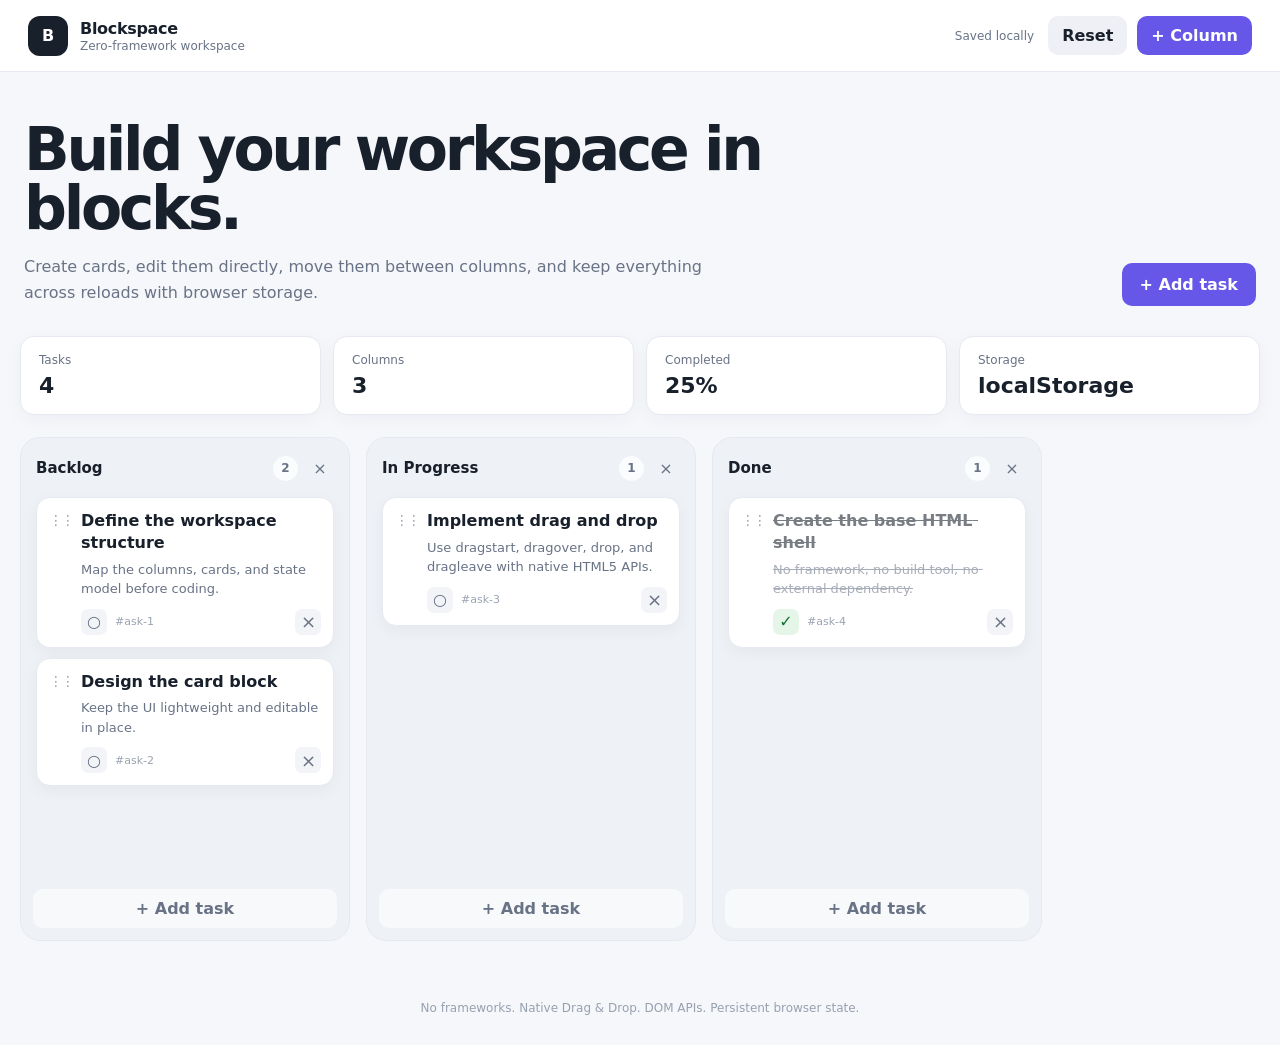
<file: blockspace-zero-framework-workspace/index.html>
<!DOCTYPE html>
<html lang="en">
<head>
  <meta charset="UTF-8" />
  <meta name="viewport" content="width=device-width, initial-scale=1.0" />
  <meta name="description" content="A zero-framework Notion-style workspace and Kanban board." />
  <title>Blockspace — Zero-Framework Workspace</title>
  <link rel="stylesheet" href="styles.css" />
</head>
<body>
  <div class="app-shell">
    <header class="topbar">
      <div class="brand-wrap">
        <div class="brand-mark">B</div>
        <div>
          <div class="brand-name">Blockspace</div>
          <div class="brand-subtitle">Zero-framework workspace</div>
        </div>
      </div>

      <div class="topbar-actions">
        <span id="save-status" class="save-status" aria-live="polite">Saved locally</span>
        <button id="reset-board" class="ghost-button" type="button">Reset</button>
        <button id="add-column" class="primary-button" type="button">+ Column</button>
      </div>
    </header>

    <main class="main-content">
      <section class="hero">
        <div>
          <h1>Build your workspace in blocks.</h1>
          <p class="hero-copy">Create cards, edit them directly, move them between columns, and keep everything across reloads with browser storage.</p>
        </div>
        <button id="add-card-top" class="primary-button large" type="button">+ Add task</button>
      </section>

      <section class="stats" aria-label="Board statistics">
        <div class="stat-card">
          <span class="stat-label">Tasks</span>
          <strong id="task-count">0</strong>
        </div>
        <div class="stat-card">
          <span class="stat-label">Columns</span>
          <strong id="column-count">0</strong>
        </div>
        <div class="stat-card">
          <span class="stat-label">Completed</span>
          <strong id="completed-count">0%</strong>
        </div>
        <div class="stat-card">
          <span class="stat-label">Storage</span>
          <strong>localStorage</strong>
        </div>
      </section>

      <section id="board" class="board" aria-label="Kanban board"></section>
    </main>

    <footer class="footer">No frameworks. Native Drag & Drop. DOM APIs. Persistent browser state.</footer>
  </div>

  <template id="card-template">
    <article class="task-card" draggable="true">
      <div class="drag-handle" title="Drag task">⋮⋮</div>
      <div class="task-body">
        <div class="task-title" contenteditable="true" spellcheck="false" role="textbox" aria-label="Task title"></div>
        <div class="task-description" contenteditable="true" spellcheck="false" role="textbox" aria-label="Task description"></div>
        <div class="task-meta">
          <button class="status-button" type="button" aria-label="Toggle completed state">○</button>
          <span class="task-id"></span>
          <button class="delete-card" type="button" aria-label="Delete task">×</button>
        </div>
      </div>
    </article>
  </template>

  <script src="app.js" defer></script>
</body>
</html>
</file>
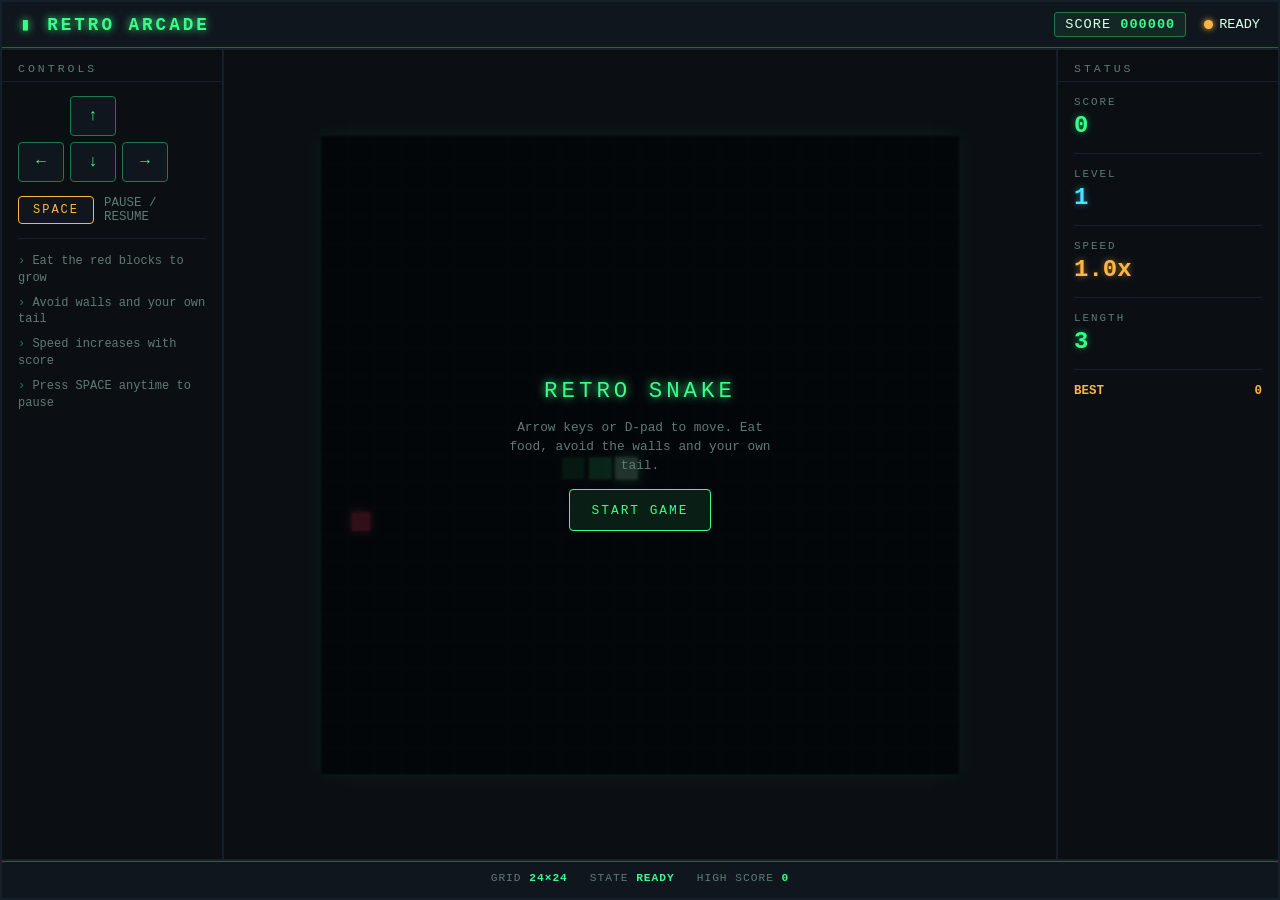
<file: Retro-snake-arcade/index.html>
<!DOCTYPE html>
<html lang="en">
<head>
<meta charset="UTF-8">
<meta name="viewport" content="width=device-width, initial-scale=1.0, maximum-scale=1.0, user-scalable=no">

<title>Retro Snake Arcade Dashboard</title>

<style>

:root {
    --bg-deep: #05070a;
    --bg-panel: #0b0f14;
    --bg-panel-alt: #10161d;
    --grid-line: #16202a;

    --neon-green: #39ff88;
    --neon-green-dim: #1e7a48;
    --neon-red: #ff3b5c;
    --neon-amber: #ffb545;
    --neon-cyan: #4ce0ff;

    --text-main: #d7ffe8;
    --text-dim: #5f7a72;

    --border-glow: rgba(57, 255, 136, 0.35);

    --font-mono: "Courier New", Courier, monospace;
}


/* =========================================================
   GLOBAL
========================================================= */

* {
    box-sizing: border-box;
}

html,
body {
    margin: 0;
    padding: 0;

    width: 100%;
    min-height: 100%;

    background: var(--bg-deep);
    color: var(--text-main);

    font-family: var(--font-mono);

    overflow-x: hidden;
}

body {
    background-image:
        radial-gradient(
            circle at 20% 10%,
            rgba(57,255,136,0.05),
            transparent 40%
        ),
        radial-gradient(
            circle at 80% 90%,
            rgba(76,224,255,0.05),
            transparent 40%
        );
}


/* =========================================================
   DASHBOARD GRID
========================================================= */

.dashboard {
    display: grid;

    grid-template-columns:
        220px
        minmax(0, 1fr)
        220px;

    grid-template-rows:
        auto
        minmax(0, 1fr)
        auto;

    grid-template-areas:
        "header header header"
        "controls game status"
        "footer footer footer";

    min-height: 100vh;

    gap: 2px;

    background: var(--grid-line);

    padding: 2px;
}


/* =========================================================
   PANELS
========================================================= */

.panel {
    background: var(--bg-panel);

    display: flex;
    flex-direction: column;

    min-width: 0;
    min-height: 0;
}


/* =========================================================
   HEADER
========================================================= */

.header {
    grid-area: header;

    display: flex;

    align-items: center;
    justify-content: space-between;

    padding: 10px 18px;

    background: var(--bg-panel-alt);

    border-bottom: 1px solid var(--border-glow);

    flex-wrap: wrap;

    gap: 8px;

    min-width: 0;
}

.header .title {
    font-size: 1.1rem;

    font-weight: bold;

    letter-spacing: 3px;

    color: var(--neon-green);

    text-shadow:
        0 0 8px var(--neon-green);

    white-space: nowrap;
}

.header .title::before {
    content: "▮ ";
}

.header .header-right {
    display: flex;

    align-items: center;

    gap: 18px;

    font-size: 0.85rem;
}

.score-pill {
    background: rgba(57,255,136,0.08);

    border: 1px solid var(--neon-green-dim);

    padding: 4px 10px;

    border-radius: 3px;

    letter-spacing: 1px;
}

.score-pill span {
    color: var(--neon-green);

    font-weight: bold;
}

.live-indicator {
    display: flex;

    align-items: center;

    gap: 6px;
}

.live-dot {
    width: 9px;
    height: 9px;

    border-radius: 50%;

    background: var(--neon-red);

    box-shadow:
        0 0 6px var(--neon-red);
}

.live-dot.paused {
    background: var(--neon-amber);

    box-shadow:
        0 0 6px var(--neon-amber);

    animation: none;
}

.live-dot.over {
    background: var(--text-dim);

    box-shadow: none;

    animation: none;
}

@keyframes pulse-dot {

    0%,
    100% {
        opacity: 1;
    }

    50% {
        opacity: 0.35;
    }
}

.live-dot:not(.paused):not(.over) {
    animation:
        pulse-dot 1.4s ease-in-out infinite;
}


/* =========================================================
   SIDE PANELS
========================================================= */

.panel-heading {
    font-size: 0.72rem;

    letter-spacing: 3px;

    color: var(--text-dim);

    padding: 12px 16px 6px;

    border-bottom:
        1px solid var(--grid-line);

    flex-shrink: 0;
}

.panel-body {
    padding: 14px 16px;

    display: flex;

    flex-direction: column;

    gap: 14px;

    overflow-y: auto;

    min-width: 0;
}


/* =========================================================
   CONTROLS PANEL
========================================================= */

.panel-controls {
    grid-area: controls;
}

.keycap-grid {
    display: grid;

    grid-template-columns:
        repeat(3, 1fr);

    grid-template-rows:
        repeat(2, 1fr);

    gap: 6px;

    max-width: 150px;
}

.keycap {
    background: var(--bg-panel-alt);

    border:
        1px solid var(--neon-green-dim);

    color: var(--neon-green);

    display: flex;

    align-items: center;
    justify-content: center;

    padding: 10px 0;

    border-radius: 4px;

    font-size: 1rem;

    user-select: none;
}

.keycap.up {
    grid-column: 2;
    grid-row: 1;
}

.keycap.left {
    grid-column: 1;
    grid-row: 2;
}

.keycap.down {
    grid-column: 2;
    grid-row: 2;
}

.keycap.right {
    grid-column: 3;
    grid-row: 2;
}

.space-row {
    display: flex;

    align-items: center;

    gap: 10px;

    font-size: 0.78rem;

    color: var(--text-dim);
}

.space-key {
    background: var(--bg-panel-alt);

    border:
        1px solid var(--neon-amber);

    color: var(--neon-amber);

    padding: 6px 14px;

    border-radius: 4px;

    letter-spacing: 2px;

    font-size: 0.75rem;
}

.instructions-list {
    list-style: none;

    padding: 0;
    margin: 0;

    display: flex;

    flex-direction: column;

    gap: 8px;

    font-size: 0.75rem;

    color: var(--text-dim);

    line-height: 1.4;
}

.instructions-list li::before {
    content: "› ";

    color: var(--neon-green-dim);
}


/* =========================================================
   GAME PANEL
========================================================= */

.panel-game {
    grid-area: game;

    align-items: center;

    justify-content: center;

    padding: 14px;

    position: relative;

    min-width: 0;
    min-height: 0;

    overflow: hidden;
}

.canvas-wrap {
    position: relative;

    width: min(100%, 640px);

    aspect-ratio: 1 / 1;

    height: auto;

    max-width: 640px;

    max-height: 640px;

    display: flex;

    align-items: center;
    justify-content: center;

    min-width: 0;
    min-height: 0;

    margin: auto;
}

#gameCanvas {
    display: block;

    width: 100%;
    height: 100%;

    max-width: 100%;
    max-height: 100%;

    background: #04070a;

    border:
        1px solid var(--border-glow);

    box-shadow:
        0 0 24px
        rgba(57,255,136,0.08)
        inset,

        0 0 18px
        rgba(57,255,136,0.06);

    image-rendering: pixelated;

    touch-action: none;
}


/* =========================================================
   GAME OVER / START / PAUSE OVERLAY
========================================================= */

.overlay {
    position: absolute;

    inset: 0;

    display: none;

    flex-direction: column;

    align-items: center;
    justify-content: center;

    gap: 14px;

    background:
        rgba(4,7,10,0.82);

    backdrop-filter: blur(1px);

    text-align: center;

    padding: 20px;
}

.overlay.visible {
    display: flex;
}

.overlay-title {
    font-size: 1.4rem;

    letter-spacing: 4px;

    color: var(--neon-red);

    text-shadow:
        0 0 10px var(--neon-red);
}

.overlay-title.start-title,
.overlay-title.pause-title {
    color: var(--neon-green);

    text-shadow:
        0 0 10px var(--neon-green);
}

.overlay-sub {
    font-size: 0.8rem;

    color: var(--text-dim);

    max-width: 280px;

    line-height: 1.5;
}

.overlay-btn {
    background:
        rgba(57,255,136,0.1);

    border:
        1px solid var(--neon-green);

    color: var(--neon-green);

    font-family: var(--font-mono);

    padding: 10px 22px;

    letter-spacing: 2px;

    font-size: 0.8rem;

    border-radius: 4px;

    cursor: pointer;

    min-height: 42px;
}

.overlay-btn:active {
    transform: scale(0.97);
}


/* =========================================================
   STATUS PANEL
========================================================= */

.panel-status {
    grid-area: status;
}

.stat-block {
    display: flex;

    flex-direction: column;

    gap: 4px;
}

.stat-label {
    font-size: 0.68rem;

    letter-spacing: 2px;

    color: var(--text-dim);
}

.stat-value {
    font-size: 1.5rem;

    font-weight: bold;

    color: var(--neon-green);

    text-shadow:
        0 0 6px
        rgba(57,255,136,0.5);
}

.stat-value.cyan {
    color: var(--neon-cyan);

    text-shadow:
        0 0 6px
        rgba(76,224,255,0.5);
}

.stat-value.amber {
    color: var(--neon-amber);

    text-shadow:
        0 0 6px
        rgba(255,181,69,0.5);
}

.divider {
    border-top:
        1px solid var(--grid-line);
}

.best-score {
    display: flex;

    justify-content: space-between;

    align-items: baseline;

    font-size: 0.78rem;

    color: var(--text-dim);
}

.best-score span {
    color: var(--neon-amber);

    font-weight: bold;
}


/* =========================================================
   FOOTER
========================================================= */

.footer {
    grid-area: footer;

    background: var(--bg-panel-alt);

    border-top:
        1px solid var(--border-glow);

    padding: 10px 16px 14px;

    display: flex;

    align-items: center;

    justify-content: center;

    gap: 26px;

    flex-wrap: wrap;

    min-width: 0;
}

.footer-info {
    display: flex;

    gap: 22px;

    font-size: 0.7rem;

    color: var(--text-dim);

    letter-spacing: 1px;

    flex-wrap: wrap;

    justify-content: center;
}

.footer-info b {
    color: var(--neon-green);
}


/* =========================================================
   TOUCH D-PAD
========================================================= */

.dpad {
    display: none;

    grid-template-columns:
        repeat(3, 52px);

    grid-template-rows:
        repeat(3, 52px);

    gap: 6px;

    flex-shrink: 0;
}

.dpad-btn {
    background: var(--bg-panel);

    border:
        1px solid var(--neon-green-dim);

    color: var(--neon-green);

    font-size: 1.3rem;

    border-radius: 6px;

    display: flex;

    align-items: center;
    justify-content: center;

    -webkit-tap-highlight-color:
        transparent;

    user-select: none;

    touch-action: none;

    min-width: 52px;
    min-height: 52px;
}

.dpad-btn:active,
.dpad-btn.pressed {
    background:
        rgba(57,255,136,0.18);

    box-shadow:
        0 0 10px
        var(--neon-green);
}

.dpad-up {
    grid-column: 2;
    grid-row: 1;
}

.dpad-left {
    grid-column: 1;
    grid-row: 2;
}

.dpad-pause {
    grid-column: 2;
    grid-row: 2;

    font-size: 0.65rem;

    letter-spacing: 1px;
}

.dpad-right {
    grid-column: 3;
    grid-row: 2;
}

.dpad-down {
    grid-column: 2;
    grid-row: 3;
}


/* =========================================================
   TABLET
========================================================= */

@media (max-width: 1100px) {

    .dashboard {
        grid-template-columns:
            180px
            minmax(0, 1fr)
            180px;
    }

    .panel-game {
        padding: 10px;
    }

    .header .header-right {
        gap: 10px;
    }
}


/* =========================================================
   MOBILE
========================================================= */

@media (max-width: 900px) {

    html,
    body {
        width: 100%;

        min-width: 0;

        height: auto;
        min-height: 100%;

        overflow-x: hidden;
    }


    /* -------------------------
       MAIN MOBILE GRID
    ------------------------- */

    .dashboard {

        width: 100%;

        min-width: 0;

        min-height: 100dvh;

        display: grid;

        grid-template-columns:
            minmax(0, 1fr);

        grid-template-rows:
            auto
            auto
            auto
            auto;

        grid-template-areas:
            "header"
            "status"
            "game"
            "footer";

        gap: 2px;

        padding: 2px;

        overflow-x: hidden;
    }


    /* -------------------------
       HIDE DESKTOP CONTROLS
    ------------------------- */

    .panel-controls {
        display: none;
    }


    /* -------------------------
       ALL PANELS
    ------------------------- */

    .panel {
        width: 100%;

        min-width: 0;

        max-width: 100%;

        overflow: hidden;
    }


    /* -------------------------
       HEADER
    ------------------------- */

    .header {

        width: 100%;

        min-width: 0;

        padding:
            10px 12px;

        gap: 8px;

        flex-wrap: nowrap;
    }

    .header .title {

        font-size: 0.9rem;

        letter-spacing: 2px;

        min-width: 0;
    }

    .header .header-right {

        display: flex;

        align-items: center;

        justify-content: flex-end;

        gap: 8px;

        font-size: 0.68rem;

        min-width: 0;
    }

    .score-pill {

        padding:
            4px 7px;

        white-space: nowrap;
    }

    .live-indicator {

        white-space: nowrap;
    }


    /* -------------------------
       STATUS PANEL
    ------------------------- */

    .panel-status {

        width: 100%;

        min-width: 0;
    }

    .panel-status .panel-body {

        width: 100%;

        display: grid;

        grid-template-columns:
            repeat(2, minmax(0, 1fr));

        gap: 0;

        padding:
            10px 12px;

        overflow: visible;
    }

    .panel-status .panel-heading {

        padding:
            10px 12px 6px;
    }

    .panel-status .stat-block {

        padding:
            9px 8px;

        min-width: 0;
    }

    .panel-status .divider {

        display: none;
    }

    .stat-label {

        font-size: 0.6rem;

        letter-spacing: 1.5px;
    }

    .stat-value {

        font-size: 1.25rem;
    }

    .best-score {

        grid-column:
            1 / -1;

        padding:
            10px 8px 4px;

        margin-top: 2px;

        border-top:
            1px solid var(--grid-line);
    }


    /* -------------------------
       GAME PANEL
    ------------------------- */

    .panel-game {

        width: 100%;

        min-width: 0;

        height: auto;

        min-height: 0;

        padding:
            10px;

        overflow: hidden;
    }

    .canvas-wrap {

        position: relative;

        width:
            min(100%, 520px);

        max-width:
            520px;

        height: auto;

        aspect-ratio:
            1 / 1;

        margin:
            0 auto;

        flex-shrink: 0;
    }

    #gameCanvas {

        display: block;

        width: 100%;

        height: 100%;

        max-width: 100%;

        max-height: 100%;
    }


    /* -------------------------
       FOOTER
    ------------------------- */

    .footer {

        width: 100%;

        min-width: 0;

        padding:
            12px 10px 18px;

        gap: 16px;

        flex-direction: column;
    }

    .footer-info {

        width: 100%;

        gap: 10px 16px;

        justify-content: center;

        text-align: center;

        font-size: 0.62rem;
    }


    /* -------------------------
       TOUCH D-PAD
    ------------------------- */

    .dpad {

        display: grid;

        margin:
            0 auto;
    }
}


/* =========================================================
   SMALL PHONES
========================================================= */

@media (max-width: 480px) {

    .dashboard {

        padding: 1px;

        gap: 1px;
    }


    /* -------------------------
       HEADER
    ------------------------- */

    .header {

        padding:
            9px 10px;

        align-items: center;
    }

    .header .title {

        font-size: 0.78rem;

        letter-spacing: 1.5px;
    }

    .header .title::before {

        content: "▮ ";
    }

    .header .header-right {

        gap: 6px;

        font-size: 0.6rem;
    }

    .score-pill {

        padding:
            4px 6px;

        letter-spacing: 0.5px;
    }

    .live-dot {

        width: 7px;
        height: 7px;
    }


    /* -------------------------
       STATUS
    ------------------------- */

    .panel-status .panel-heading {

        padding:
            9px 10px 5px;

        font-size: 0.62rem;

        letter-spacing: 2px;
    }

    .panel-status .panel-body {

        padding:
            6px 8px;
    }

    .panel-status .stat-block {

        padding:
            7px 6px;
    }

    .stat-label {

        font-size: 0.55rem;

        letter-spacing: 1px;
    }

    .stat-value {

        font-size: 1.1rem;
    }

    .best-score {

        padding:
            8px 6px 4px;

        font-size: 0.68rem;
    }


    /* -------------------------
       GAME
    ------------------------- */

    .panel-game {

        padding:
            8px;
    }

    .canvas-wrap {

        width:
            min(100%, 400px);

        max-width:
            400px;
    }

    .overlay {

        padding:
            12px;

        gap: 10px;
    }

    .overlay-title {

        font-size: 1.05rem;

        letter-spacing: 3px;
    }

    .overlay-sub {

        font-size: 0.68rem;

        max-width: 230px;

        line-height: 1.4;
    }

    .overlay-btn {

        padding:
            9px 16px;

        min-height: 40px;

        font-size: 0.68rem;

        letter-spacing: 1.5px;
    }


    /* -------------------------
       FOOTER
    ------------------------- */

    .footer {

        padding:
            10px 8px 16px;

        gap: 12px;
    }

    .footer-info {

        gap:
            8px 12px;

        font-size: 0.55rem;
    }


    /* -------------------------
       D-PAD
    ------------------------- */

    .dpad {

        grid-template-columns:
            repeat(3, 48px);

        grid-template-rows:
            repeat(3, 48px);

        gap: 5px;
    }

    .dpad-btn {

        min-width: 48px;

        min-height: 48px;

        font-size: 1.1rem;
    }

    .dpad-pause {

        font-size: 0.6rem;
    }
}


/* =========================================================
   VERY SMALL PHONES
========================================================= */

@media (max-width: 360px) {

    .header .title {

        font-size: 0.7rem;

        letter-spacing: 1px;
    }

    .score-pill {

        font-size: 0.55rem;
    }

    .header .header-right {

        font-size: 0.55rem;
    }

    .stat-value {

        font-size: 1rem;
    }

    .dpad {

        grid-template-columns:
            repeat(3, 44px);

        grid-template-rows:
            repeat(3, 44px);

        gap: 4px;
    }

    .dpad-btn {

        min-width: 44px;

        min-height: 44px;
    }
}


/* =========================================================
   SCROLLBAR
========================================================= */

::-webkit-scrollbar {

    width: 6px;
}

::-webkit-scrollbar-thumb {

    background:
        var(--neon-green-dim);

    border-radius: 3px;
}

</style>
</head>


<body>


<div class="dashboard">


    <!-- =====================================================
         HEADER
    ====================================================== -->

    <header class="header">

        <div class="title">
            RETRO ARCADE
        </div>

        <div class="header-right">

            <div class="score-pill">
                SCORE
                <span id="headerScore">000000</span>
            </div>

            <div class="live-indicator">

                <div
                    class="live-dot"
                    id="liveDot">
                </div>

                <span id="liveLabel">
                    LIVE
                </span>

            </div>

        </div>

    </header>



    <!-- =====================================================
         DESKTOP CONTROLS
    ====================================================== -->

    <aside class="panel panel-controls">

        <div class="panel-heading">
            CONTROLS
        </div>

        <div class="panel-body">

            <div class="keycap-grid">

                <div class="keycap up">
                    ↑
                </div>

                <div class="keycap left">
                    ←
                </div>

                <div class="keycap down">
                    ↓
                </div>

                <div class="keycap right">
                    →
                </div>

            </div>


            <div class="space-row">

                <div class="space-key">
                    SPACE
                </div>

                <span>
                    PAUSE / RESUME
                </span>

            </div>


            <div class="divider"></div>


            <ul class="instructions-list">

                <li>
                    Eat the red blocks to grow
                </li>

                <li>
                    Avoid walls and your own tail
                </li>

                <li>
                    Speed increases with score
                </li>

                <li>
                    Press SPACE anytime to pause
                </li>

            </ul>

        </div>

    </aside>



    <!-- =====================================================
         GAME PANEL
    ====================================================== -->

    <main class="panel panel-game">

        <div class="canvas-wrap">

            <canvas
                id="gameCanvas"
                width="480"
                height="480"
                aria-label="Snake game canvas">
            </canvas>


            <!-- START OVERLAY -->

            <div
                class="overlay visible"
                id="startOverlay">

                <div class="overlay-title start-title">
                    RETRO SNAKE
                </div>

                <div class="overlay-sub">
                    Arrow keys or D-pad to move.
                    Eat food, avoid the walls and
                    your own tail.
                </div>

                <button
                    class="overlay-btn"
                    id="startBtn">
                    START GAME
                </button>

            </div>


            <!-- PAUSE OVERLAY -->

            <div
                class="overlay"
                id="pauseOverlay">

                <div class="overlay-title pause-title">
                    PAUSED
                </div>

                <div class="overlay-sub">
                    Press SPACE or tap resume
                    to continue.
                </div>

                <button
                    class="overlay-btn"
                    id="resumeBtn">
                    RESUME
                </button>

            </div>


            <!-- GAME OVER OVERLAY -->

            <div
                class="overlay"
                id="gameOverOverlay">

                <div class="overlay-title">
                    GAME OVER
                </div>

                <div
                    class="overlay-sub"
                    id="finalScoreText">
                    Final score: 0
                </div>

                <button
                    class="overlay-btn"
                    id="restartBtn">
                    PLAY AGAIN
                </button>

            </div>

        </div>

    </main>



    <!-- =====================================================
         STATUS PANEL
    ====================================================== -->

    <aside class="panel panel-status">

        <div class="panel-heading">
            STATUS
        </div>

        <div class="panel-body">


            <div class="stat-block">

                <div class="stat-label">
                    SCORE
                </div>

                <div
                    class="stat-value"
                    id="statScore">
                    0
                </div>

            </div>


            <div class="divider"></div>


            <div class="stat-block">

                <div class="stat-label">
                    LEVEL
                </div>

                <div
                    class="stat-value cyan"
                    id="statLevel">
                    1
                </div>

            </div>


            <div class="divider"></div>


            <div class="stat-block">

                <div class="stat-label">
                    SPEED
                </div>

                <div
                    class="stat-value amber"
                    id="statSpeed">
                    1.0x
                </div>

            </div>


            <div class="divider"></div>


            <div class="stat-block">

                <div class="stat-label">
                    LENGTH
                </div>

                <div
                    class="stat-value"
                    id="statLength">
                    3
                </div>

            </div>


            <div class="divider"></div>


            <div class="best-score">

                <span>
                    BEST
                </span>

                <span id="bestScore">
                    0
                </span>

            </div>

        </div>

    </aside>



    <!-- =====================================================
         FOOTER
    ====================================================== -->

    <footer class="footer">


        <div class="footer-info">

            <div>
                GRID
                <b id="footerGrid">
                    24×24
                </b>
            </div>

            <div>
                STATE
                <b id="footerState">
                    READY
                </b>
            </div>

            <div>
                HIGH SCORE
                <b id="footerBest">
                    0
                </b>
            </div>

        </div>



        <!-- TOUCH D-PAD -->

        <div
            class="dpad"
            id="dpad">

            <button
                class="dpad-btn dpad-up"
                data-dir="up"
                aria-label="Up">
                ↑
            </button>

            <button
                class="dpad-btn dpad-left"
                data-dir="left"
                aria-label="Left">
                ←
            </button>

            <button
                class="dpad-btn dpad-pause"
                id="dpadPause"
                aria-label="Pause">
                II
            </button>

            <button
                class="dpad-btn dpad-right"
                data-dir="right"
                aria-label="Right">
                →
            </button>

            <button
                class="dpad-btn dpad-down"
                data-dir="down"
                aria-label="Down">
                ↓
            </button>

        </div>

    </footer>


</div>


<!-- =========================================================
     GAME JAVASCRIPT
========================================================= -->

<script src="game.js"></script>

</body>
</html>
</file>
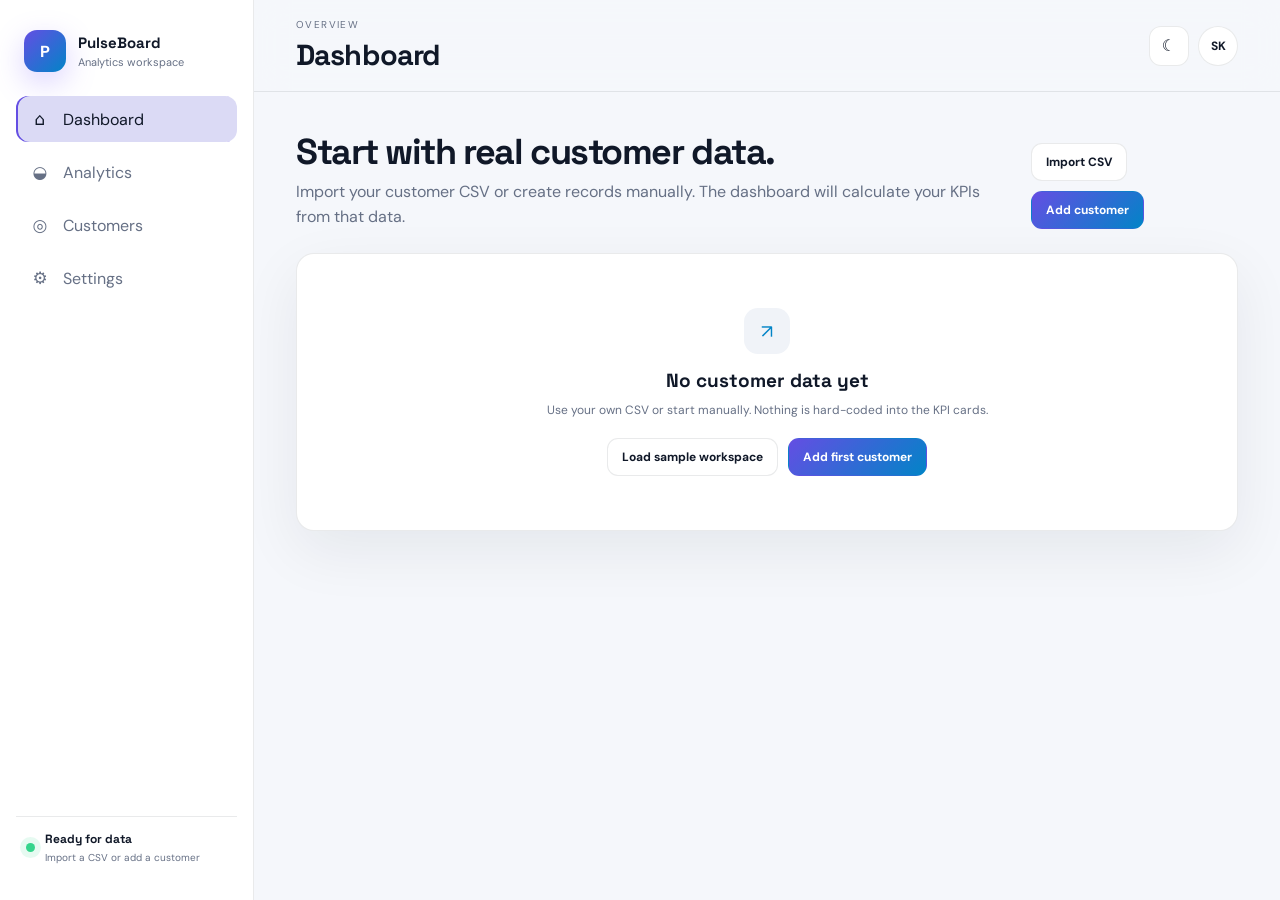
<file: saas-analytics-dashboard-production/index.html>
<!doctype html>
<html lang="en" data-theme="dark">
<head>
  <meta charset="utf-8">
  <meta name="viewport" content="width=device-width,initial-scale=1">
  <meta name="description" content="PulseBoard — a deployable, framework-free SaaS analytics workspace for tracking revenue, customers, and events.">
  <meta name="theme-color" content="#0b1020">
  <title>PulseBoard — Dashboard</title>
  <link rel="preconnect" href="https://fonts.googleapis.com">
  <link rel="preconnect" href="https://fonts.gstatic.com" crossorigin>
  <link href="https://fonts.googleapis.com/css2?family=DM+Sans:wght@400;500;600;700&family=Space+Grotesk:wght@500;600;700&display=swap" rel="stylesheet">
  <link rel="stylesheet" href="styles.css">
</head>
<body>
  <div id="app"></div>
  <div id="toast-region" class="toast-region" aria-live="polite" aria-atomic="true"></div>

  <dialog id="record-dialog" class="modal">
    <form id="record-form" method="dialog" novalidate>
      <div class="modal-head">
        <div>
          <p class="eyebrow">Data management</p>
          <h2 id="record-dialog-title">Add record</h2>
        </div>
        <button type="button" class="icon-button" data-dialog-close aria-label="Close dialog">×</button>
      </div>
      <input type="hidden" id="record-id">
      <div class="form-grid">
        <label>Name<input id="record-name" name="name" maxlength="80" required></label>
        <label>Email<input id="record-email" name="email" type="email" maxlength="120" required></label>
        <label>Plan
          <select id="record-plan" name="plan">
            <option>Starter</option><option>Growth</option><option>Scale</option>
          </select>
        </label>
        <label>MRR (₹)<input id="record-mrr" name="mrr" type="number" min="0" step="0.01" required></label>
        <label>Status
          <select id="record-status" name="status">
            <option>Active</option><option>Trial</option><option>Churned</option>
          </select>
        </label>
        <label>Joined<input id="record-joined" name="joined" type="date" required></label>
      </div>
      <p id="record-error" class="form-error" role="alert"></p>
      <div class="modal-actions">
        <button type="button" class="button ghost" data-dialog-close>Cancel</button>
        <button type="submit" class="button primary">Save record</button>
      </div>
    </form>
  </dialog>

  <input id="csv-input" type="file" accept=".csv,text/csv" hidden>
  <script src="app.js" defer></script>
</body>
</html>
</file>
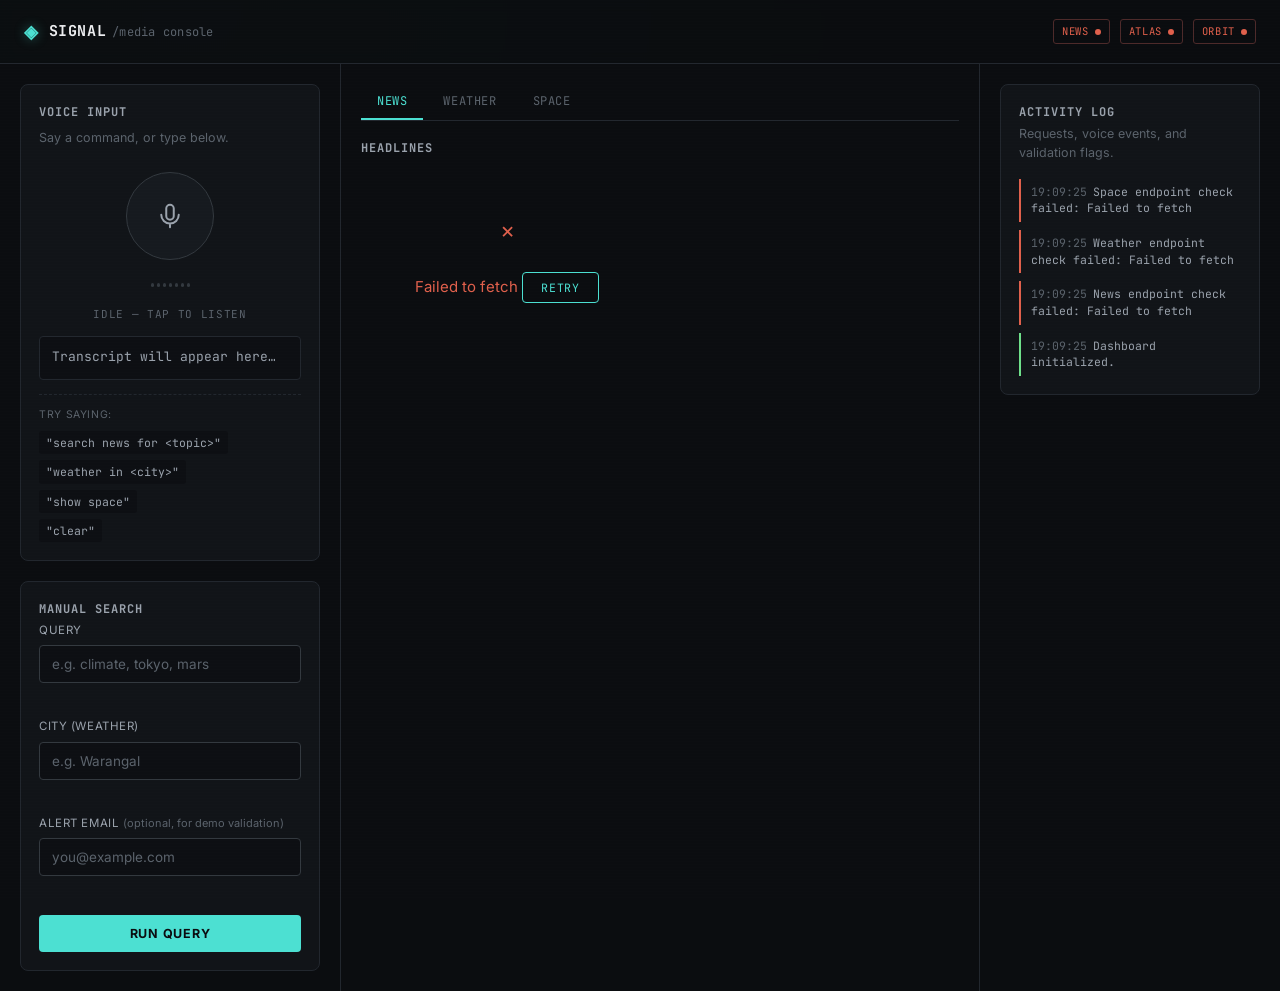
<file: voice-media-dashboard/index.html>
<!DOCTYPE html>
<html lang="en">
<head>
<meta charset="UTF-8" />
<meta name="viewport" content="width=device-width, initial-scale=1.0" />
<title>SIGNAL — Voice Media Dashboard</title>
<link rel="preconnect" href="https://fonts.googleapis.com" />
<link rel="preconnect" href="https://fonts.gstatic.com" crossorigin />
<link href="https://fonts.googleapis.com/css2?family=JetBrains+Mono:wght@400;500;700;800&family=Inter:wght@400;500;600&display=swap" rel="stylesheet" />
<link rel="stylesheet" href="css/base.css" />
<link rel="stylesheet" href="css/layout.css" />
<link rel="stylesheet" href="css/components.css" />
</head>
<body>

  <div class="scanline-overlay" aria-hidden="true"></div>

  <header class="console-header">
    <div class="brand">
      <span class="brand-mark">◈</span>
      <span class="brand-text">SIGNAL<span class="brand-sub">/media console</span></span>
    </div>
    <div class="header-status" id="apiStatusRow" aria-live="polite">
      <span class="status-chip" id="statusNews">NEWS <i class="dot"></i></span>
      <span class="status-chip" id="statusWeather">ATLAS <i class="dot"></i></span>
      <span class="status-chip" id="statusSpace">ORBIT <i class="dot"></i></span>
    </div>
  </header>

  <main class="console-main">

    <!-- ============ LEFT RAIL: VOICE + SEARCH ============ -->
    <section class="rail rail-left" aria-label="Voice command and search">

      <div class="panel panel-mic">
        <h2 class="panel-title">Voice Input</h2>
        <p class="panel-hint">Say a command, or type below.</p>

        <button id="micButton" class="mic-button" type="button" aria-pressed="false" aria-label="Activate voice recognition">
          <svg class="mic-icon" viewBox="0 0 24 24" fill="none" aria-hidden="true">
            <path d="M12 15a3 3 0 0 0 3-3V6a3 3 0 0 0-6 0v6a3 3 0 0 0 3 3Z" stroke="currentColor" stroke-width="1.6"/>
            <path d="M19 11a7 7 0 0 1-14 0M12 18v3" stroke="currentColor" stroke-width="1.6" stroke-linecap="round"/>
          </svg>
        </button>

        <div class="waveform" id="waveform" aria-hidden="true">
          <span></span><span></span><span></span><span></span><span></span><span></span><span></span>
        </div>

        <div class="mic-state" id="micState">idle — tap to listen</div>
        <div class="transcript-box" id="transcriptBox">Transcript will appear here…</div>

        <div class="command-legend">
          <span class="legend-title">Try saying:</span>
          <code>"search news for &lt;topic&gt;"</code>
          <code>"weather in &lt;city&gt;"</code>
          <code>"show space"</code>
          <code>"clear"</code>
        </div>
      </div>

      <div class="panel panel-search">
        <h2 class="panel-title">Manual Search</h2>
        <form id="searchForm" novalidate>
          <label for="searchInput" class="field-label">Query</label>
          <input
            type="text"
            id="searchInput"
            name="searchInput"
            class="text-input"
            placeholder="e.g. climate, tokyo, mars"
            autocomplete="off"
            maxlength="80"
          />
          <div class="field-feedback" id="searchFeedback" aria-live="polite"></div>

          <label for="cityInput" class="field-label">City (weather)</label>
          <input
            type="text"
            id="cityInput"
            name="cityInput"
            class="text-input"
            placeholder="e.g. Warangal"
            autocomplete="off"
            maxlength="60"
          />
          <div class="field-feedback" id="cityFeedback" aria-live="polite"></div>

          <label for="emailInput" class="field-label">Alert email <span class="optional">(optional, for demo validation)</span></label>
          <input
            type="text"
            id="emailInput"
            name="emailInput"
            class="text-input"
            placeholder="you@example.com"
            autocomplete="off"
            maxlength="120"
          />
          <div class="field-feedback" id="emailFeedback" aria-live="polite"></div>

          <button type="submit" class="submit-button" id="submitButton">Run Query</button>
        </form>
      </div>

    </section>

    <!-- ============ CENTER: RESULTS ============ -->
    <section class="rail rail-center" aria-label="Results">

      <div class="tabs" role="tablist" aria-label="Result categories">
        <button class="tab active" data-tab="news" role="tab" aria-selected="true">News</button>
        <button class="tab" data-tab="weather" role="tab" aria-selected="false">Weather</button>
        <button class="tab" data-tab="space" role="tab" aria-selected="false">Space</button>
      </div>

      <div class="tab-panel active" id="panel-news" role="tabpanel">
        <div class="panel-header-row">
          <h2 class="panel-title">Headlines</h2>
          <span class="result-meta" id="newsMeta"></span>
        </div>
        <div id="newsResults" class="results-grid"></div>
      </div>

      <div class="tab-panel" id="panel-weather" role="tabpanel">
        <div class="panel-header-row">
          <h2 class="panel-title">Weather</h2>
          <span class="result-meta" id="weatherMeta"></span>
        </div>
        <div id="weatherResults" class="results-single"></div>
      </div>

      <div class="tab-panel" id="panel-space" role="tabpanel">
        <div class="panel-header-row">
          <h2 class="panel-title">Astronomy Picture of the Day</h2>
          <span class="result-meta" id="spaceMeta"></span>
        </div>
        <div id="spaceResults" class="results-single"></div>
      </div>

    </section>

    <!-- ============ RIGHT RAIL: LOG ============ -->
    <section class="rail rail-right" aria-label="Activity log">
      <div class="panel panel-log">
        <h2 class="panel-title">Activity Log</h2>
        <p class="panel-hint">Requests, voice events, and validation flags.</p>
        <ul id="activityLog" class="activity-log" aria-live="polite"></ul>
      </div>
    </section>

  </main>

  <div class="toast-stack" id="toastStack" aria-live="assertive"></div>

  <script src="js/config.js"></script>
  <script src="js/validators.js"></script>
  <script src="js/logger.js"></script>
  <script src="js/api.js"></script>
  <script src="js/speech.js"></script>
  <script src="js/ui.js"></script>
  <script src="js/app.js"></script>
</body>
</html>
</file>
<file: blockspace-zero-framework-workspace/styles.css>
:root {
  --bg: #f5f7fb;
  --surface: #ffffff;
  --surface-soft: #f9fafc;
  --border: #e6e9ef;
  --text: #18202b;
  --muted: #697386;
  --accent: #6657e8;
  --accent-strong: #5142d5;
  --shadow: 0 12px 35px rgba(27, 35, 52, 0.08);
  --radius-lg: 20px;
  --radius-md: 14px;
  --radius-sm: 10px;
}

* { box-sizing: border-box; }

html { scroll-behavior: smooth; }

body {
  margin: 0;
  font-family: Inter, ui-sans-serif, system-ui, -apple-system, BlinkMacSystemFont, "Segoe UI", sans-serif;
  color: var(--text);
  background: var(--bg);
}

button { font: inherit; }

.app-shell { min-height: 100vh; }

.topbar {
  position: sticky;
  top: 0;
  z-index: 20;
  display: flex;
  justify-content: space-between;
  align-items: center;
  gap: 20px;
  min-height: 72px;
  padding: 14px 28px;
  border-bottom: 1px solid var(--border);
  background: rgba(255, 255, 255, 0.92);
  backdrop-filter: blur(14px);
}

.brand-wrap, .topbar-actions { display: flex; align-items: center; }
.brand-wrap { gap: 12px; }
.brand-mark {
  display: grid;
  place-items: center;
  width: 40px;
  height: 40px;
  border-radius: 12px;
  background: var(--text);
  color: white;
  font-weight: 800;
}
.brand-name { font-weight: 800; letter-spacing: -0.02em; }
.brand-subtitle { font-size: 12px; color: var(--muted); margin-top: 1px; }
.topbar-actions { gap: 10px; }

.save-status {
  font-size: 12px;
  color: var(--muted);
  margin-right: 4px;
}

button {
  border: 0;
  cursor: pointer;
  transition: transform .16s ease, background .16s ease, opacity .16s ease;
}
button:active { transform: translateY(1px); }
.primary-button, .ghost-button {
  border-radius: 10px;
  padding: 10px 14px;
  font-weight: 700;
}
.primary-button { background: var(--accent); color: #fff; }
.primary-button:hover { background: var(--accent-strong); }
.primary-button.large { padding: 12px 18px; }
.ghost-button { background: #eef0f5; color: var(--text); }
.ghost-button:hover { background: #e2e5ec; }

.main-content {
  width: min(1500px, calc(100% - 40px));
  margin: 0 auto;
  padding: 42px 0 34px;
}

.hero {
  display: flex;
  align-items: end;
  justify-content: space-between;
  gap: 24px;
  padding: 6px 4px 30px;
}
.eyebrow {
  margin: 0 0 8px;
  color: var(--accent);
  text-transform: uppercase;
  letter-spacing: .12em;
  font-size: 12px;
  font-weight: 800;
}
h1 {
  margin: 0;
  max-width: 760px;
  font-size: clamp(34px, 5vw, 60px);
  line-height: .98;
  letter-spacing: -.055em;
}
.hero-copy {
  max-width: 720px;
  margin: 16px 0 0;
  color: var(--muted);
  line-height: 1.65;
  font-size: 16px;
}

.stats {
  display: grid;
  grid-template-columns: repeat(4, minmax(0, 1fr));
  gap: 12px;
  margin-bottom: 22px;
}
.stat-card {
  padding: 16px 18px;
  border: 1px solid var(--border);
  border-radius: var(--radius-md);
  background: var(--surface);
  box-shadow: 0 5px 20px rgba(27, 35, 52, .04);
}
.stat-label { display: block; color: var(--muted); font-size: 12px; margin-bottom: 6px; }
.stat-card strong { font-size: 22px; }

.board {
  display: grid;
  grid-auto-columns: minmax(285px, 330px);
  grid-auto-flow: column;
  gap: 16px;
  overflow-x: auto;
  align-items: start;
  padding-bottom: 12px;
}

.column {
  min-height: 450px;
  padding: 12px;
  border: 1px solid var(--border);
  border-radius: var(--radius-lg);
  background: #eef1f6;
  transition: background .18s ease, box-shadow .18s ease;
}
.column.drag-over {
  background: #e6e3ff;
  box-shadow: inset 0 0 0 2px rgba(102, 87, 232, .25);
}

.column-header {
  display: flex;
  align-items: center;
  gap: 8px;
  padding: 4px 3px 12px;
}
.column-title {
  flex: 1;
  min-width: 0;
  outline: none;
  font-size: 15px;
  font-weight: 800;
}
.column-count {
  display: grid;
  place-items: center;
  min-width: 25px;
  height: 25px;
  padding: 0 7px;
  border-radius: 999px;
  background: rgba(255,255,255,.75);
  color: var(--muted);
  font-size: 12px;
  font-weight: 800;
}
.column-delete {
  width: 28px;
  height: 28px;
  border-radius: 8px;
  background: transparent;
  color: var(--muted);
}
.column-delete:hover { background: #fff; color: #b42318; }

.card-list {
  display: flex;
  min-height: 395px;
  flex-direction: column;
  gap: 10px;
  padding: 3px;
}

.drop-placeholder {
  height: 78px;
  border: 2px dashed rgba(102, 87, 232, .45);
  border-radius: 12px;
  background: rgba(102, 87, 232, .07);
}

.task-card {
  position: relative;
  display: flex;
  gap: 8px;
  padding: 12px;
  border: 1px solid var(--border);
  border-radius: 14px;
  background: var(--surface);
  box-shadow: 0 5px 16px rgba(27,35,52,.045);
  cursor: grab;
}
.task-card:active { cursor: grabbing; }
.task-card.dragging { opacity: .45; }
.drag-handle {
  color: #9aa2b1;
  font-size: 14px;
  letter-spacing: -2px;
  padding-top: 2px;
  user-select: none;
}
.task-body { flex: 1; min-width: 0; }
.task-title, .task-description {
  outline: none;
  white-space: pre-wrap;
  overflow-wrap: anywhere;
  border-radius: 6px;
}
.task-title { font-weight: 800; line-height: 1.35; }
.task-description {
  margin-top: 6px;
  color: var(--muted);
  font-size: 13px;
  line-height: 1.5;
}
.task-title:focus, .task-description:focus, .column-title:focus {
  background: #f3f4f8;
  box-shadow: 0 0 0 2px rgba(102,87,232,.16);
}
.task-meta {
  display: flex;
  align-items: center;
  gap: 8px;
  margin-top: 10px;
}
.status-button, .delete-card {
  width: 26px;
  height: 26px;
  display: grid;
  place-items: center;
  border-radius: 7px;
  background: #f2f4f8;
  color: var(--muted);
}
.status-button.done { background: #e5f6e8; color: #137333; }
.delete-card { margin-left: auto; font-size: 18px; }
.delete-card:hover { color: #b42318; background: #fff0ef; }
.task-id { font-size: 11px; color: #9aa2b1; }
.task-card.completed .task-title, .task-card.completed .task-description { text-decoration: line-through; opacity: .58; }

.add-card {
  width: 100%;
  padding: 10px;
  border-radius: 10px;
  background: rgba(255,255,255,.62);
  color: var(--muted);
  font-weight: 700;
}
.add-card:hover { background: white; color: var(--text); }

.footer {
  padding: 14px 20px 30px;
  text-align: center;
  color: #98a0af;
  font-size: 12px;
}

@media (max-width: 850px) {
  .topbar { padding: 12px 16px; }
  .save-status { display: none; }
  .main-content { width: min(100% - 24px, 1500px); padding-top: 28px; }
  .hero { align-items: start; flex-direction: column; }
  .stats { grid-template-columns: repeat(2, minmax(0, 1fr)); }
}

@media (max-width: 520px) {
  .brand-subtitle { display: none; }
  .topbar-actions .ghost-button { display: none; }
  h1 { font-size: 38px; }
  .stats { grid-template-columns: 1fr 1fr; }
}
</file>
<file: saas-analytics-dashboard-production/styles.css>
:root {
  --bg:#070b14;
  --surface:#0d1422;
  --surface-2:#131d2d;
  --surface-3:#1b273a;
  --border:rgba(255,255,255,.08);
  --text:#f5f7fb;
  --muted:#91a0b5;
  --accent:#7c5cff;
  --accent-2:#38bdf8;
  --success:#35d48c;
  --warning:#f4be4f;
  --danger:#fb7185;
  --shadow:0 20px 70px rgba(0,0,0,.24);
  --radius:18px;
  --sidebar:254px;
  --font:"DM Sans",system-ui,sans-serif;
  --display:"Space Grotesk",system-ui,sans-serif;
}
html[data-theme="light"] {
  color-scheme:light;
  --bg:#f5f7fb;
  --surface:#fff;
  --surface-2:#f0f3f8;
  --surface-3:#e6ebf3;
  --border:rgba(15,23,42,.09);
  --text:#101828;
  --muted:#667085;
  --accent:#644ee3;
  --accent-2:#0284c7;
  --shadow:0 20px 60px rgba(15,23,42,.07);
}
* {
  box-sizing:border-box
}
html {
  scroll-behavior:smooth
}
body {
  margin:0;
  min-height:100vh;
  background:var(--bg);
  color:var(--text);
  font-family:var(--font)
}
button,input,select {
  font:inherit
}
button {
  cursor:pointer
}
a {
  text-decoration:none;
  color:inherit
}
h1,h2,strong {
  font-family:var(--display)
}
.app-shell {
  min-height:100vh
}
.sidebar {
  position:fixed;
  inset:0 auto 0 0;
  width:var(--sidebar);
  padding:22px 16px;
  border-right:1px solid var(--border);
  background:var(--surface);
  display:flex;
  flex-direction:column;
  z-index:20
}
.brand {
  display:flex;
  align-items:center;
  gap:12px;
  padding:8px 8px 24px
}
.brand-mark {
  display:grid;
  place-items:center;
  width:42px;
  height:42px;
  border-radius:13px;
  color:white;
  font-weight:800;
  background:linear-gradient(135deg,var(--accent),var(--accent-2));
  box-shadow:0 10px 30px rgba(124,92,255,.28)
}
.brand strong {
  display:block;
  font-size:15px
}
.brand small {
  display:block;
  color:var(--muted);
  font-size:11px;
  margin-top:3px
}
.nav-list {
  display:grid;
  gap:7px
}
.nav-link {
  display:flex;
  align-items:center;
  gap:12px;
  padding:12px 13px;
  border-radius:12px;
  color:var(--muted);
  transition:.16s
}
.nav-link:hover {
  background:var(--surface-2);
  color:var(--text)
}
.nav-link.active {
  background:color-mix(in srgb,var(--accent) 15%,var(--surface-2));
  color:var(--text);
  box-shadow:inset 2px 0 var(--accent)
}
.nav-icon {
  width:22px;
  text-align:center;
  font-size:17px
}
.workspace-mini {
  margin-top:auto;
  display:flex;
  gap:10px;
  align-items:center;
  padding:14px 10px;
  border-top:1px solid var(--border);
  color:var(--muted)
}
.workspace-pulse {
  width:9px;
  height:9px;
  border-radius:50%;
  background:var(--success);
  box-shadow:0 0 0 6px color-mix(in srgb,var(--success) 12%,transparent)
}
.workspace-mini strong {
  display:block;
  color:var(--text);
  font-size:12px
}
.workspace-mini small {
  display:block;
  font-size:10px;
  margin-top:4px
}
.main-content {
  margin-left:var(--sidebar);
  min-width:0
}
.topbar {
  position:sticky;
  top:0;
  z-index:10;
  min-height:82px;
  display:flex;
  align-items:center;
  justify-content:space-between;
  padding:18px clamp(20px,4vw,42px);
  background:color-mix(in srgb,var(--bg) 88%,transparent);
  backdrop-filter:blur(16px);
  border-bottom:1px solid var(--border)
}
.eyebrow {
  margin:0 0 5px;
  color:var(--muted);
  font-size:10px;
  letter-spacing:.14em;
  text-transform:uppercase
}
.topbar h1 {
  margin:0;
  font-size:29px;
  letter-spacing:-.03em
}
.topbar-actions {
  display:flex;
  gap:9px;
  align-items:center
}
.icon-button,.avatar {
  border:1px solid var(--border);
  background:var(--surface);
  color:var(--text)
}
.icon-button {
  width:40px;
  height:40px;
  border-radius:12px
}
.avatar {
  width:40px;
  height:40px;
  border-radius:50%;
  font-size:12px;
  font-weight:700
}
.view-container {
  max-width:1540px;
  margin:0 auto;
  padding:clamp(20px,4vw,42px)
}
.hero {
  display:flex;
  align-items:flex-end;
  justify-content:space-between;
  gap:18px;
  margin-bottom:24px
}
.hero h2 {
  margin:0;
  font:700 clamp(24px,4vw,36px)/1.05 var(--display);
  letter-spacing:-.04em
}
.hero p {
  max-width:760px;
  margin:8px 0 0;
  color:var(--muted);
  line-height:1.55
}
.hero-actions {
  display:flex;
  gap:10px;
  flex-wrap:wrap
}
.badge {
  padding:8px 10px;
  border-radius:999px;
  background:var(--surface-2);
  color:var(--muted);
  font-size:11px;
  white-space:nowrap
}
.button {
  border:1px solid var(--border);
  border-radius:11px;
  padding:10px 14px;
  font-weight:700;
  font-size:12px
}
.button.primary {
  border-color:transparent;
  background:linear-gradient(135deg,var(--accent),var(--accent-2));
  color:#fff
}
.button.secondary,.button.ghost {
  background:var(--surface);
  color:var(--text)
}
.button.ghost {
  background:transparent
}
.button.danger-fill {
  color:#fff;
  background:var(--danger);
  border-color:transparent
}
.text-button {
  padding:0;
  border:0;
  background:none;
  color:var(--accent-2);
  font-size:11px;
  font-weight:700
}
.text-button.danger {
  color:var(--danger)
}
.grid {
  display:grid;
  gap:18px
}
.metrics-grid {
  grid-template-columns:repeat(4,minmax(0,1fr))
}
.metric-card,.panel,.empty-state {
  border:1px solid var(--border);
  background:var(--surface);
  border-radius:var(--radius);
  box-shadow:var(--shadow)
}
.metric-card {
  padding:19px
}
.metric-top {
  display:flex;
  justify-content:space-between;
  gap:12px;
  color:var(--muted);
  font-size:11px
}
.metric-dot {
  width:8px;
  height:8px;
  border-radius:50%;
  background:var(--accent-2);
  box-shadow:0 0 0 5px color-mix(in srgb,var(--accent-2) 12%,transparent)
}
.metric-value {
  display:block;
  margin:20px 0 7px;
  font-size:29px;
  letter-spacing:-.03em
}
.delta {
  font-size:11px;
  font-weight:700
}
.delta.positive {
  color:var(--success)
}
.delta.neutral {
  color:var(--muted)
}
.delta.negative {
  color:var(--danger)
}
.two-col {
  grid-template-columns:1.12fr .88fr;
  margin-top:18px
}
.panel {
  padding:20px
}
.panel-header {
  display:flex;
  justify-content:space-between;
  gap:16px;
  align-items:center;
  margin-bottom:18px
}
.panel-title {
  margin:0;
  font-size:15px
}
.panel-subtitle {
  margin:4px 0 0;
  color:var(--muted);
  font-size:11px;
  line-height:1.5
}
.panel-actions {
  display:flex;
  gap:12px
}
.activity-list {
  display:grid
}
.activity-item {
  display:flex;
  align-items:center;
  gap:11px;
  padding:12px 0;
  border-bottom:1px solid var(--border)
}
.activity-item:last-child {
  border-bottom:0
}
.activity-avatar {
  display:grid;
  place-items:center;
  width:34px;
  height:34px;
  flex:0 0 auto;
  border-radius:10px;
  background:var(--surface-2);
  font-size:11px;
  font-weight:700
}
.activity-copy {
  min-width:0;
  flex:1
}
.activity-copy strong {
  display:block;
  font-size:12px
}
.activity-copy span {
  display:block;
  color:var(--muted);
  font-size:11px;
  margin-top:3px;
  white-space:nowrap;
  overflow:hidden;
  text-overflow:ellipsis
}
.activity-time {
  color:var(--muted);
  font-size:10px
}
.progress-list {
  display:grid;
  gap:17px
}
.progress-row {
  display:grid;
  gap:7px
}
.progress-meta {
  display:flex;
  justify-content:space-between;
  gap:12px;
  font-size:11px
}
.progress-meta span:last-child {
  color:var(--muted)
}
.progress-track {
  height:8px;
  border-radius:999px;
  overflow:hidden;
  background:var(--surface-3)
}
.progress-fill {
  height:100%;
  border-radius:inherit;
  background:linear-gradient(90deg,var(--accent),var(--accent-2))
}
.horizontal-bars {
  display:grid;
  gap:18px
}
.hbar-row {
  display:grid;
  gap:8px
}
.signal-list {
  display:grid;
  grid-template-columns:1fr 1fr;
  gap:10px
}
.signal-card {
  padding:14px;
  border:1px solid var(--border);
  border-radius:14px;
  background:var(--surface-2)
}
.signal-card span,.signal-card small {
  display:block;
  color:var(--muted);
  font-size:10px
}
.signal-card strong {
  display:block;
  margin:8px 0 4px;
  font-size:16px
}
.signal-card small {
  line-height:1.45
}
.toolbar {
  display:flex;
  justify-content:space-between;
  gap:12px;
  align-items:center;
  margin-bottom:18px
}
.search-wrap {
  flex:1;
  max-width:560px;
  display:flex;
  gap:9px;
  align-items:center;
  padding:0 12px;
  border:1px solid var(--border);
  background:var(--surface-2);
  border-radius:11px;
  color:var(--muted)
}
.search-input {
  width:100%;
  border:0;
  outline:0;
  background:transparent;
  color:var(--text);
  padding:10px 0
}
.select {
  min-width:150px;
  border:1px solid var(--border);
  border-radius:10px;
  background:var(--surface-2);
  color:var(--text);
  padding:10px 12px;
  outline:0
}
.table-panel {
  overflow:hidden
}
.table-wrap {
  overflow:auto
}
.table-wrap table {
  width:100%;
  min-width:780px;
  border-collapse:collapse
}
.table-wrap th,.table-wrap td {
  padding:13px 10px;
  text-align:left;
  border-bottom:1px solid var(--border);
  font-size:11px
}
.table-wrap th {
  color:var(--muted);
  font-weight:600
}
.customer-cell {
  display:flex;
  align-items:center;
  gap:10px;
  min-width:220px
}
.customer-cell small {
  display:block;
  color:var(--muted);
  font-size:10px;
  margin-top:3px
}
.customer-cell strong {
  font-size:11px
}
.status {
  display:inline-flex;
  padding:5px 8px;
  border-radius:999px;
  background:var(--surface-2);
  font-size:10px;
  font-weight:700
}
.status.active {
  color:var(--success)
}
.status.trial {
  color:var(--warning)
}
.status.churned {
  color:var(--danger)
}
.table-actions {
  display:flex;
  gap:12px
}
.settings-card {
  padding:20px
}
.setting-row {
  display:flex;
  justify-content:space-between;
  align-items:center;
  gap:18px;
  padding:18px 0;
  border-bottom:1px solid var(--border)
}
.setting-row:last-child {
  border-bottom:0;
  padding-bottom:0
}
.setting-copy strong {
  display:block;
  font-size:12px
}
.setting-copy span {
  display:block;
  color:var(--muted);
  font-size:10px;
  line-height:1.5;
  margin-top:4px
}
.switch {
  position:relative;
  width:45px;
  height:26px;
  flex:0 0 auto
}
.switch input {
  opacity:0;
  width:0;
  height:0
}
.switch-ui {
  position:absolute;
  inset:0;
  border-radius:99px;
  background:var(--surface-3);
  transition:.15s
}
.switch-ui:after {
  content:"";
  position:absolute;
  width:18px;
  height:18px;
  left:4px;
  top:4px;
  border-radius:50%;
  background:#fff;
  transition:.15s
}
.switch input:checked + .switch-ui {
  background:var(--accent)
}
.switch input:checked + .switch-ui:after {
  transform:translateX(19px)
}
.data-actions {
  display:flex;
  gap:10px;
  flex-wrap:wrap
}
.security-note {
  margin-top:20px;
  padding:14px;
  border-radius:13px;
  background:var(--surface-2)
}
.security-note strong {
  font-size:11px
}
.security-note p {
  margin:5px 0 0;
  color:var(--muted);
  font-size:10px;
  line-height:1.55
}
.empty-state {
  padding:54px 22px;
  text-align:center
}
.empty-icon {
  display:grid;
  place-items:center;
  margin:0 auto 14px;
  width:46px;
  height:46px;
  border-radius:14px;
  background:var(--surface-2);
  font-size:19px;
  color:var(--accent-2)
}
.empty-state h2 {
  margin:0;
  font-size:19px
}
.empty-state p {
  max-width:520px;
  margin:8px auto 18px;
  color:var(--muted);
  font-size:12px;
  line-height:1.55
}
.empty-actions {
  display:flex;
  justify-content:center;
  gap:10px;
  flex-wrap:wrap
}
.modal {
  width:min(640px,calc(100vw - 30px));
  padding:0;
  border:1px solid var(--border);
  border-radius:18px;
  background:var(--surface);
  color:var(--text);
  box-shadow:0 30px 100px rgba(0,0,0,.4)
}
.modal::backdrop {
  background:rgba(2,6,23,.62);
  backdrop-filter:blur(4px)
}
.modal form {
  padding:22px
}
.modal-head {
  display:flex;
  justify-content:space-between;
  align-items:center;
  gap:12px;
  margin-bottom:18px
}
.modal-head h2 {
  margin:0;
  font-size:21px
}
.form-grid {
  display:grid;
  grid-template-columns:1fr 1fr;
  gap:14px
}
.form-grid label {
  display:grid;
  gap:6px;
  color:var(--muted);
  font-size:10px;
  font-weight:700
}
.form-grid input,.form-grid select {
  width:100%;
  padding:11px 12px;
  border:1px solid var(--border);
  border-radius:10px;
  background:var(--surface-2);
  color:var(--text);
  outline:0
}
.form-grid input:focus,.form-grid select:focus,.search-wrap:focus-within {
  border-color:color-mix(in srgb,var(--accent) 60%,var(--border));
  box-shadow:0 0 0 3px color-mix(in srgb,var(--accent) 12%,transparent)
}
.form-error {
  min-height:18px;
  margin:12px 0 0;
  color:var(--danger);
  font-size:11px
}
.modal-actions {
  display:flex;
  justify-content:flex-end;
  gap:10px;
  margin-top:12px
}
.toast-region {
  position:fixed;
  right:20px;
  bottom:20px;
  z-index:100
}
.toast {
  padding:12px 14px;
  border-radius:12px;
  border:1px solid var(--border);
  background:var(--surface);
  color:var(--text);
  box-shadow:var(--shadow);
  font-size:11px
}
.toast.error {
  border-color:color-mix(in srgb,var(--danger) 45%,var(--border))
}
.toast button {
  margin-left:8px
}
@media (max-width:1100px) {
  .metrics-grid {
    grid-template-columns:1fr 1fr
  }
  .two-col {
    grid-template-columns:1fr
  }
  .signal-list {
    grid-template-columns:1fr 1fr
  }
}
@media (max-width:760px) {
  .sidebar {
    position:static;
    width:100%;
    padding:10px;
    border-right:0;
    border-bottom:1px solid var(--border)
  }
  .workspace-mini {
    display:none
  }
  .brand {
    padding:4px 6px 12px
  }
  .nav-list {
    grid-template-columns:repeat(4,1fr)
  }
  .nav-link {
    justify-content:center;
    padding:10px 6px
  }
  .nav-link span:last-child {
    font-size:10px
  }
  .main-content {
    margin-left:0
  }
  .topbar {
    min-height:74px
  }
  .view-container {
    padding:18px
  }
  .hero {
    align-items:flex-start;
    flex-direction:column
  }
  .toolbar {
    align-items:stretch;
    flex-direction:column
  }
  .search-wrap {
    max-width:none
  }
  .form-grid {
    grid-template-columns:1fr
  }
}
@media (max-width:480px) {
  .metrics-grid {
    grid-template-columns:1fr
  }
  .signal-list {
    grid-template-columns:1fr
  }
  .hero h2 {
    font-size:26px
  }
  .topbar h1 {
    font-size:24px
  }
}
@media (prefers-reduced-motion:reduce) {
  * {
    scroll-behavior:auto!important;
    transition:none!important
  }
}
</file>
<file: voice-media-dashboard/css/base.css>
/* ===========================================================
   BASE — tokens, resets, typography
   =========================================================== */

:root {
  /* -- palette -- */
  --bg-void:        #0b0d10;
  --bg-panel:       #111418;
  --bg-panel-raised:#161a1f;
  --bg-input:       #0d0f13;
  --border-hair:    #22272e;
  --border-hair-lit:#33393f;

  --text-primary:   #edeef0;
  --text-secondary: #9aa2ac;
  --text-tertiary:  #5b636c;

  --signal-cyan:      #4ce0d2;
  --signal-cyan-dim:  #2a4d49;
  --signal-cyan-glow: rgba(76, 224, 210, 0.35);

  --warn-amber:      #e0a84c;
  --warn-amber-dim:  #4d3f2a;
  --error-red:       #e0604c;
  --error-red-dim:   #4d2a2a;
  --ok-green:        #6ee08a;

  /* -- type -- */
  --font-mono: 'JetBrains Mono', ui-monospace, SFMono-Regular, monospace;
  --font-body: 'Inter', -apple-system, BlinkMacSystemFont, sans-serif;

  /* -- layout -- */
  --radius-sm: 4px;
  --radius-md: 8px;
  --header-h: 64px;
}

* { box-sizing: border-box; }

html, body {
  margin: 0;
  padding: 0;
  background: var(--bg-void);
  color: var(--text-primary);
  font-family: var(--font-body);
  font-size: 15px;
  line-height: 1.5;
  -webkit-font-smoothing: antialiased;
}

body {
  background-image:
    radial-gradient(circle at 15% 0%, rgba(76, 224, 210, 0.06), transparent 45%),
    radial-gradient(circle at 85% 100%, rgba(224, 168, 76, 0.05), transparent 40%);
  min-height: 100vh;
}

h1, h2, h3 { margin: 0; font-family: var(--font-mono); }

button {
  font-family: inherit;
  cursor: pointer;
  border: none;
  background: none;
  color: inherit;
}

input {
  font-family: inherit;
  color: inherit;
}

a { color: var(--signal-cyan); }

::selection {
  background: var(--signal-cyan-glow);
  color: var(--text-primary);
}

/* subtle CRT scanline texture over the whole console — signature element support */
.scanline-overlay {
  position: fixed;
  inset: 0;
  pointer-events: none;
  z-index: 999;
  background: repeating-linear-gradient(
    to bottom,
    rgba(255, 255, 255, 0.012) 0px,
    rgba(255, 255, 255, 0.012) 1px,
    transparent 1px,
    transparent 3px
  );
  mix-blend-mode: overlay;
}

@media (prefers-reduced-motion: reduce) {
  *, *::before, *::after {
    animation-duration: 0.001ms !important;
    animation-iteration-count: 1 !important;
    transition-duration: 0.001ms !important;
  }
}

/* visible keyboard focus, everywhere */
a:focus-visible,
button:focus-visible,
input:focus-visible,
[tabindex]:focus-visible {
  outline: 2px solid var(--signal-cyan);
  outline-offset: 2px;
  border-radius: var(--radius-sm);
}
</file>
<file: voice-media-dashboard/css/layout.css>
/* ===========================================================
   LAYOUT — header + 3-rail console grid
   =========================================================== */

.console-header {
  height: var(--header-h);
  display: flex;
  align-items: center;
  justify-content: space-between;
  padding: 0 24px;

  border-bottom: 1px solid var(--border-hair);
  background: rgba(11, 13, 16, 0.85);
  backdrop-filter: blur(6px);

  position: sticky;
  top: 0;
  z-index: 50;
}

.brand {
  display: flex;
  align-items: center;
  gap: 10px;

  font-family: var(--font-mono);
  font-weight: 700;
  letter-spacing: 0.04em;
}

.brand-mark {
  color: var(--signal-cyan);
  font-size: 18px;
  text-shadow: 0 0 12px var(--signal-cyan-glow);
}

.brand-text {
  font-size: 15px;
}

.brand-sub {
  color: var(--text-tertiary);
  font-weight: 400;
  font-size: 12px;
  margin-left: 6px;
  letter-spacing: 0.02em;
}

.header-status {
  display: flex;
  align-items: center;
  gap: 10px;
}

/* ===========================================================
   MAIN 3-COLUMN CONSOLE
   =========================================================== */

.console-main {
  display: grid;
  grid-template-columns: 340px minmax(0, 1fr) 300px;
  gap: 1px;

  background: var(--border-hair);
  min-height: calc(100vh - var(--header-h));
}

/* ===========================================================
   COMMON RAIL
   =========================================================== */

.rail {
  min-width: 0;
  background: var(--bg-void);
  padding: 20px;
  overflow-y: auto;
}

/* Left rail */
.rail-left {
  display: flex;
  flex-direction: column;
  gap: 20px;
}

/* Center/content rail */
.rail-center {
  min-width: 0;
}

/* Right rail */
.rail-right {
  display: flex;
  flex-direction: column;
  gap: 20px;
}

/* ===========================================================
   TABLET / SMALL DESKTOP
   =========================================================== */

@media (max-width: 1080px) {
  .console-main {
    grid-template-columns: 1fr;
  }

  .rail {
    border-bottom: 1px solid var(--border-hair);
    overflow-y: visible;
  }

  .rail-left,
  .rail-right {
    gap: 16px;
  }
}

/* ===========================================================
   MOBILE
   =========================================================== */

@media (max-width: 600px) {
  .console-header {
    height: auto;
    min-height: var(--header-h);
    padding: 12px 16px;
    gap: 12px;
  }

  .brand {
    gap: 8px;
  }

  .brand-text {
    font-size: 14px;
  }

  .brand-sub {
    display: none;
  }

  .header-status {
    gap: 6px;
  }

  .rail {
    padding: 16px;
  }
}
</file>
<file: voice-media-dashboard/css/components.css>
/* ===========================================================
   COMPONENTS
   =========================================================== */

/* ---------- panels ---------- */
.panel {
  background: var(--bg-panel);
  border: 1px solid var(--border-hair);
  border-radius: var(--radius-md);
  padding: 18px;
}

.panel-title {
  font-size: 12px;
  text-transform: uppercase;
  letter-spacing: 0.08em;
  color: var(--text-secondary);
  margin-bottom: 4px;
}

.panel-hint {
  font-size: 12.5px;
  color: var(--text-tertiary);
  margin: 4px 0 16px;
}

.panel-header-row {
  display: flex;
  align-items: baseline;
  justify-content: space-between;
  margin-bottom: 14px;
}

.result-meta {
  font-family: var(--font-mono);
  font-size: 11px;
  color: var(--text-tertiary);
}

/* ---------- status chips (header) ---------- */
.status-chip {
  font-family: var(--font-mono);
  font-size: 10.5px;
  letter-spacing: 0.06em;
  color: var(--text-tertiary);
  display: inline-flex;
  align-items: center;
  gap: 6px;
  padding: 4px 8px;
  border: 1px solid var(--border-hair);
  border-radius: 3px;
}

.status-chip .dot {
  width: 6px;
  height: 6px;
  border-radius: 50%;
  background: var(--text-tertiary);
  display: inline-block;
}

.status-chip.ok { color: var(--ok-green); border-color: var(--signal-cyan-dim); }
.status-chip.ok .dot { background: var(--ok-green); box-shadow: 0 0 6px var(--ok-green); }

.status-chip.err { color: var(--error-red); border-color: var(--error-red-dim); }
.status-chip.err .dot { background: var(--error-red); }

.status-chip.pending .dot {
  background: var(--warn-amber);
  animation: pulse-dot 1s ease-in-out infinite;
}

@keyframes pulse-dot {
  0%, 100% { opacity: 1; }
  50% { opacity: 0.3; }
}

/* ---------- mic button (signature element core) ---------- */
.panel-mic { display: flex; flex-direction: column; align-items: center; text-align: center; }
.panel-mic .panel-title, .panel-mic .panel-hint { align-self: flex-start; }

.mic-button {
  width: 88px;
  height: 88px;
  border-radius: 50%;
  border: 1.5px solid var(--border-hair-lit);
  background: var(--bg-panel-raised);
  display: flex;
  align-items: center;
  justify-content: center;
  color: var(--text-secondary);
  transition: border-color 0.2s ease, box-shadow 0.2s ease, color 0.2s ease, transform 0.15s ease;
  margin: 8px 0 14px;
  position: relative;
}

.mic-button:hover {
  border-color: var(--signal-cyan-dim);
  color: var(--text-primary);
}

.mic-button:active {
  transform: scale(0.96);
}

.mic-icon {
  width: 30px;
  height: 30px;
}

.mic-button.listening {
  color: var(--signal-cyan);
  border-color: var(--signal-cyan);
  box-shadow: 0 0 0 6px var(--signal-cyan-glow), 0 0 22px var(--signal-cyan-glow);
}

.mic-button.error {
  color: var(--error-red);
  border-color: var(--error-red);
}

.mic-button.unsupported {
  opacity: 0.4;
  cursor: not-allowed;
}

/* waveform: the signature "console" element, only animates while listening */
.waveform {
  display: flex;
  align-items: center;
  justify-content: center;
  gap: 3px;
  height: 22px;
  margin-bottom: 10px;
}

.waveform span {
  width: 3px;
  height: 4px;
  border-radius: 2px;
  background: var(--border-hair-lit);
  transition: background 0.2s ease;
}

.waveform.active span {
  background: var(--signal-cyan);
  animation: wave-bounce 0.9s ease-in-out infinite;
}

.waveform.active span:nth-child(1) { animation-delay: 0.0s; }
.waveform.active span:nth-child(2) { animation-delay: 0.1s; }
.waveform.active span:nth-child(3) { animation-delay: 0.2s; }
.waveform.active span:nth-child(4) { animation-delay: 0.3s; }
.waveform.active span:nth-child(5) { animation-delay: 0.2s; }
.waveform.active span:nth-child(6) { animation-delay: 0.1s; }
.waveform.active span:nth-child(7) { animation-delay: 0.0s; }

@keyframes wave-bounce {
  0%, 100% { height: 4px; }
  50% { height: 20px; }
}

.mic-state {
  font-family: var(--font-mono);
  font-size: 11px;
  color: var(--text-tertiary);
  text-transform: uppercase;
  letter-spacing: 0.06em;
  margin-bottom: 14px;
}

.mic-state.is-listening { color: var(--signal-cyan); }
.mic-state.is-error { color: var(--error-red); }

.transcript-box {
  width: 100%;
  min-height: 44px;
  background: var(--bg-input);
  border: 1px solid var(--border-hair);
  border-radius: var(--radius-sm);
  padding: 10px 12px;
  font-family: var(--font-mono);
  font-size: 13px;
  color: var(--text-secondary);
  text-align: left;
  margin-bottom: 14px;
}

.command-legend {
  width: 100%;
  text-align: left;
  border-top: 1px dashed var(--border-hair);
  padding-top: 12px;
  display: flex;
  flex-direction: column;
  gap: 6px;
}

.legend-title {
  font-size: 10.5px;
  text-transform: uppercase;
  letter-spacing: 0.06em;
  color: var(--text-tertiary);
  margin-bottom: 2px;
}

.command-legend code {
  font-family: var(--font-mono);
  font-size: 11.5px;
  color: var(--text-secondary);
  background: var(--bg-input);
  padding: 3px 7px;
  border-radius: 3px;
  width: fit-content;
}

/* ---------- forms + validation ---------- */
.field-label {
  display: block;
  font-size: 11.5px;
  text-transform: uppercase;
  letter-spacing: 0.05em;
  color: var(--text-secondary);
  margin: 14px 0 6px;
}

.field-label:first-of-type { margin-top: 0; }

.optional {
  text-transform: none;
  color: var(--text-tertiary);
  letter-spacing: 0;
  font-size: 11px;
}

.text-input {
  width: 100%;
  background: var(--bg-input);
  border: 1px solid var(--border-hair-lit);
  border-radius: var(--radius-sm);
  padding: 10px 12px;
  font-size: 13.5px;
  transition: border-color 0.15s ease, box-shadow 0.15s ease;
}

.text-input::placeholder { color: var(--text-tertiary); }

.text-input:focus {
  border-color: var(--signal-cyan);
  box-shadow: 0 0 0 3px var(--signal-cyan-glow);
  outline: none;
}

.text-input.valid {
  border-color: var(--ok-green);
}

.text-input.invalid {
  border-color: var(--error-red);
  box-shadow: 0 0 0 3px var(--error-red-dim);
}

.field-feedback {
  font-family: var(--font-mono);
  font-size: 11px;
  min-height: 16px;
  margin-top: 5px;
}

.field-feedback.valid { color: var(--ok-green); }
.field-feedback.invalid { color: var(--error-red); }

.submit-button {
  width: 100%;
  margin-top: 18px;
  padding: 11px;
  background: var(--signal-cyan);
  color: #0b0d10;
  font-weight: 700;
  font-size: 12.5px;
  text-transform: uppercase;
  letter-spacing: 0.06em;
  border-radius: var(--radius-sm);
  transition: filter 0.15s ease, opacity 0.15s ease;
}

.submit-button:hover { filter: brightness(1.08); }

.submit-button:disabled {
  opacity: 0.35;
  cursor: not-allowed;
  filter: none;
}

/* ---------- tabs ---------- */
.tabs {
  display: flex;
  gap: 4px;
  border-bottom: 1px solid var(--border-hair);
  margin-bottom: 18px;
}

.tab {
  padding: 9px 16px;
  font-family: var(--font-mono);
  font-size: 12px;
  text-transform: uppercase;
  letter-spacing: 0.05em;
  color: var(--text-tertiary);
  border-bottom: 2px solid transparent;
  transition: color 0.15s ease, border-color 0.15s ease;
}

.tab:hover { color: var(--text-secondary); }

.tab.active {
  color: var(--signal-cyan);
  border-bottom-color: var(--signal-cyan);
}

.tab-panel { display: none; }
.tab-panel.active { display: block; }

/* ---------- result cards ---------- */
.results-grid {
  display: grid;
  grid-template-columns: repeat(auto-fill, minmax(260px, 1fr));
  gap: 14px;
}

.result-card {
  background: var(--bg-panel);
  border: 1px solid var(--border-hair);
  border-radius: var(--radius-md);
  padding: 14px;
  display: flex;
  flex-direction: column;
  gap: 8px;
}

.result-card img {
  width: 100%;
  height: 130px;
  object-fit: cover;
  border-radius: var(--radius-sm);
  background: var(--bg-input);
}

.result-card h3 {
  font-family: var(--font-body);
  font-size: 14px;
  font-weight: 600;
  line-height: 1.35;
}

.result-card p {
  font-size: 12.5px;
  color: var(--text-secondary);
  margin: 0;
  line-height: 1.5;
}

.result-card .card-meta {
  font-family: var(--font-mono);
  font-size: 10.5px;
  color: var(--text-tertiary);
  text-transform: uppercase;
  letter-spacing: 0.04em;
  margin-top: auto;
}

.result-card a {
  font-size: 12px;
  text-decoration: none;
}
.result-card a:hover { text-decoration: underline; }

.results-single {
  background: var(--bg-panel);
  border: 1px solid var(--border-hair);
  border-radius: var(--radius-md);
  padding: 20px;
}

.weather-hero {
  display: flex;
  align-items: baseline;
  gap: 14px;
}

.weather-temp {
  font-family: var(--font-mono);
  font-size: 42px;
  font-weight: 700;
  color: var(--signal-cyan);
}

.weather-grid {
  display: grid;
  grid-template-columns: repeat(2, 1fr);
  gap: 10px;
  margin-top: 16px;
}

.weather-stat {
  background: var(--bg-input);
  border-radius: var(--radius-sm);
  padding: 10px 12px;
}

.weather-stat .stat-label {
  font-size: 10.5px;
  text-transform: uppercase;
  color: var(--text-tertiary);
  letter-spacing: 0.05em;
}

.weather-stat .stat-value {
  font-family: var(--font-mono);
  font-size: 15px;
  margin-top: 3px;
}

.apod-image {
  width: 100%;
  max-height: 360px;
  object-fit: cover;
  border-radius: var(--radius-sm);
  margin-bottom: 14px;
}

/* ---------- empty / loading / error states ---------- */
.state-block {
  text-align: center;
  padding: 40px 20px;
  color: var(--text-tertiary);
}

.state-block .state-icon {
  font-family: var(--font-mono);
  font-size: 22px;
  margin-bottom: 10px;
  display: block;
}

.state-block.state-error { color: var(--error-red); }
.state-block.state-error .state-icon { color: var(--error-red); }

.retry-button {
  display: inline-block;
  margin-top: 14px;
  padding: 7px 18px;
  background: transparent;
  color: var(--signal-cyan);
  border: 1px solid var(--signal-cyan);
  border-radius: var(--radius-sm);
  font-family: var(--font-mono);
  font-size: 11.5px;
  text-transform: uppercase;
  letter-spacing: 0.06em;
  transition: background 0.15s ease, color 0.15s ease;
}

.retry-button:hover {
  background: var(--signal-cyan);
  color: #0b0d10;
}

.spinner {
  width: 22px;
  height: 22px;
  border: 2px solid var(--border-hair-lit);
  border-top-color: var(--signal-cyan);
  border-radius: 50%;
  margin: 0 auto 12px;
  animation: spin 0.8s linear infinite;
}

@keyframes spin { to { transform: rotate(360deg); } }

/* ---------- activity log ---------- */
.activity-log {
  list-style: none;
  margin: 0;
  padding: 0;
  display: flex;
  flex-direction: column;
  gap: 8px;
  max-height: 70vh;
  overflow-y: auto;
}

.activity-log li {
  font-family: var(--font-mono);
  font-size: 11.5px;
  color: var(--text-secondary);
  border-left: 2px solid var(--border-hair-lit);
  padding: 5px 0 5px 10px;
  line-height: 1.45;
}

.activity-log li .log-time {
  color: var(--text-tertiary);
  margin-right: 6px;
}

.activity-log li.log-ok { border-left-color: var(--ok-green); }
.activity-log li.log-warn { border-left-color: var(--warn-amber); }
.activity-log li.log-err { border-left-color: var(--error-red); }
.activity-log li.log-voice { border-left-color: var(--signal-cyan); }

/* ---------- toasts ---------- */
.toast-stack {
  position: fixed;
  bottom: 20px;
  right: 20px;
  display: flex;
  flex-direction: column;
  gap: 8px;
  z-index: 200;
}

.toast {
  background: var(--bg-panel-raised);
  border: 1px solid var(--border-hair-lit);
  border-left: 3px solid var(--signal-cyan);
  border-radius: var(--radius-sm);
  padding: 11px 14px;
  font-size: 12.5px;
  max-width: 280px;
  box-shadow: 0 8px 24px rgba(0,0,0,0.4);
  animation: toast-in 0.2s ease;
}

.toast.toast-error { border-left-color: var(--error-red); }
.toast.toast-warn { border-left-color: var(--warn-amber); }

@keyframes toast-in {
  from { opacity: 0; transform: translateY(8px); }
  to { opacity: 1; transform: translateY(0); }
}
</file>
